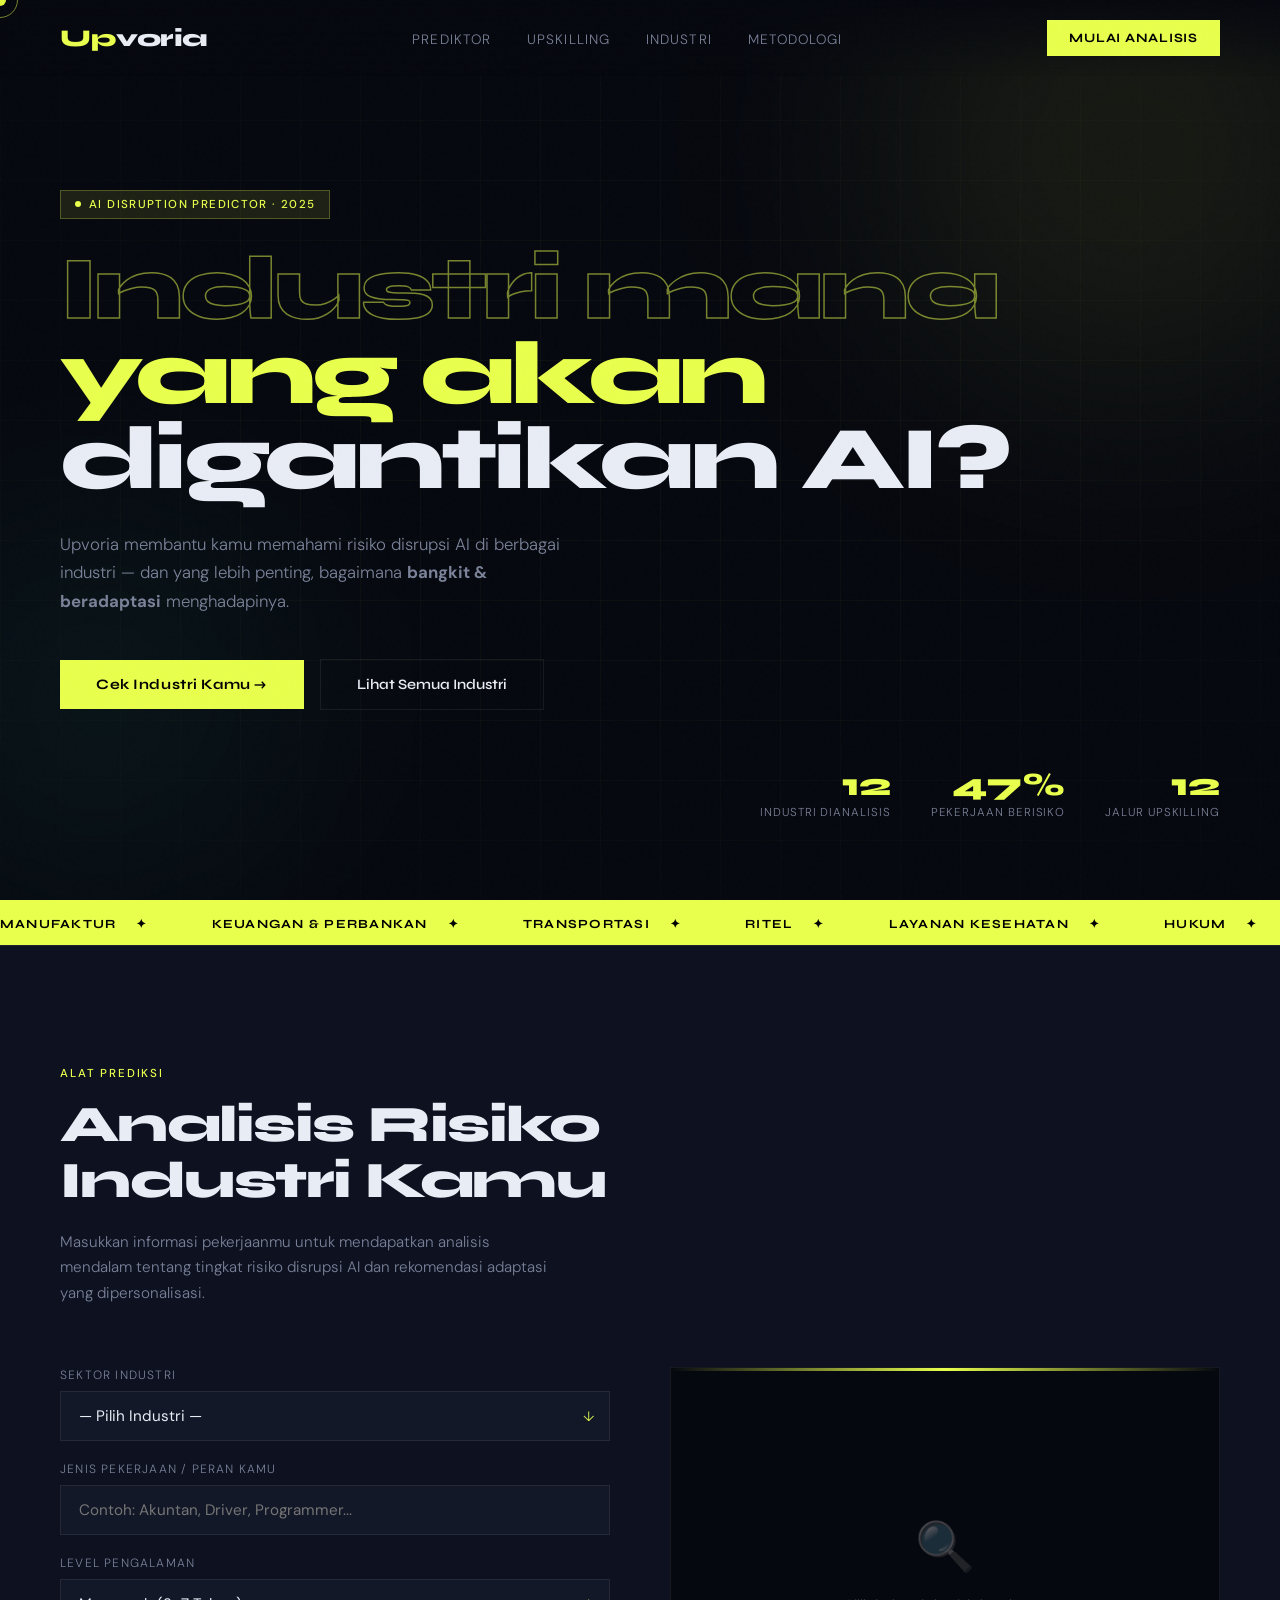
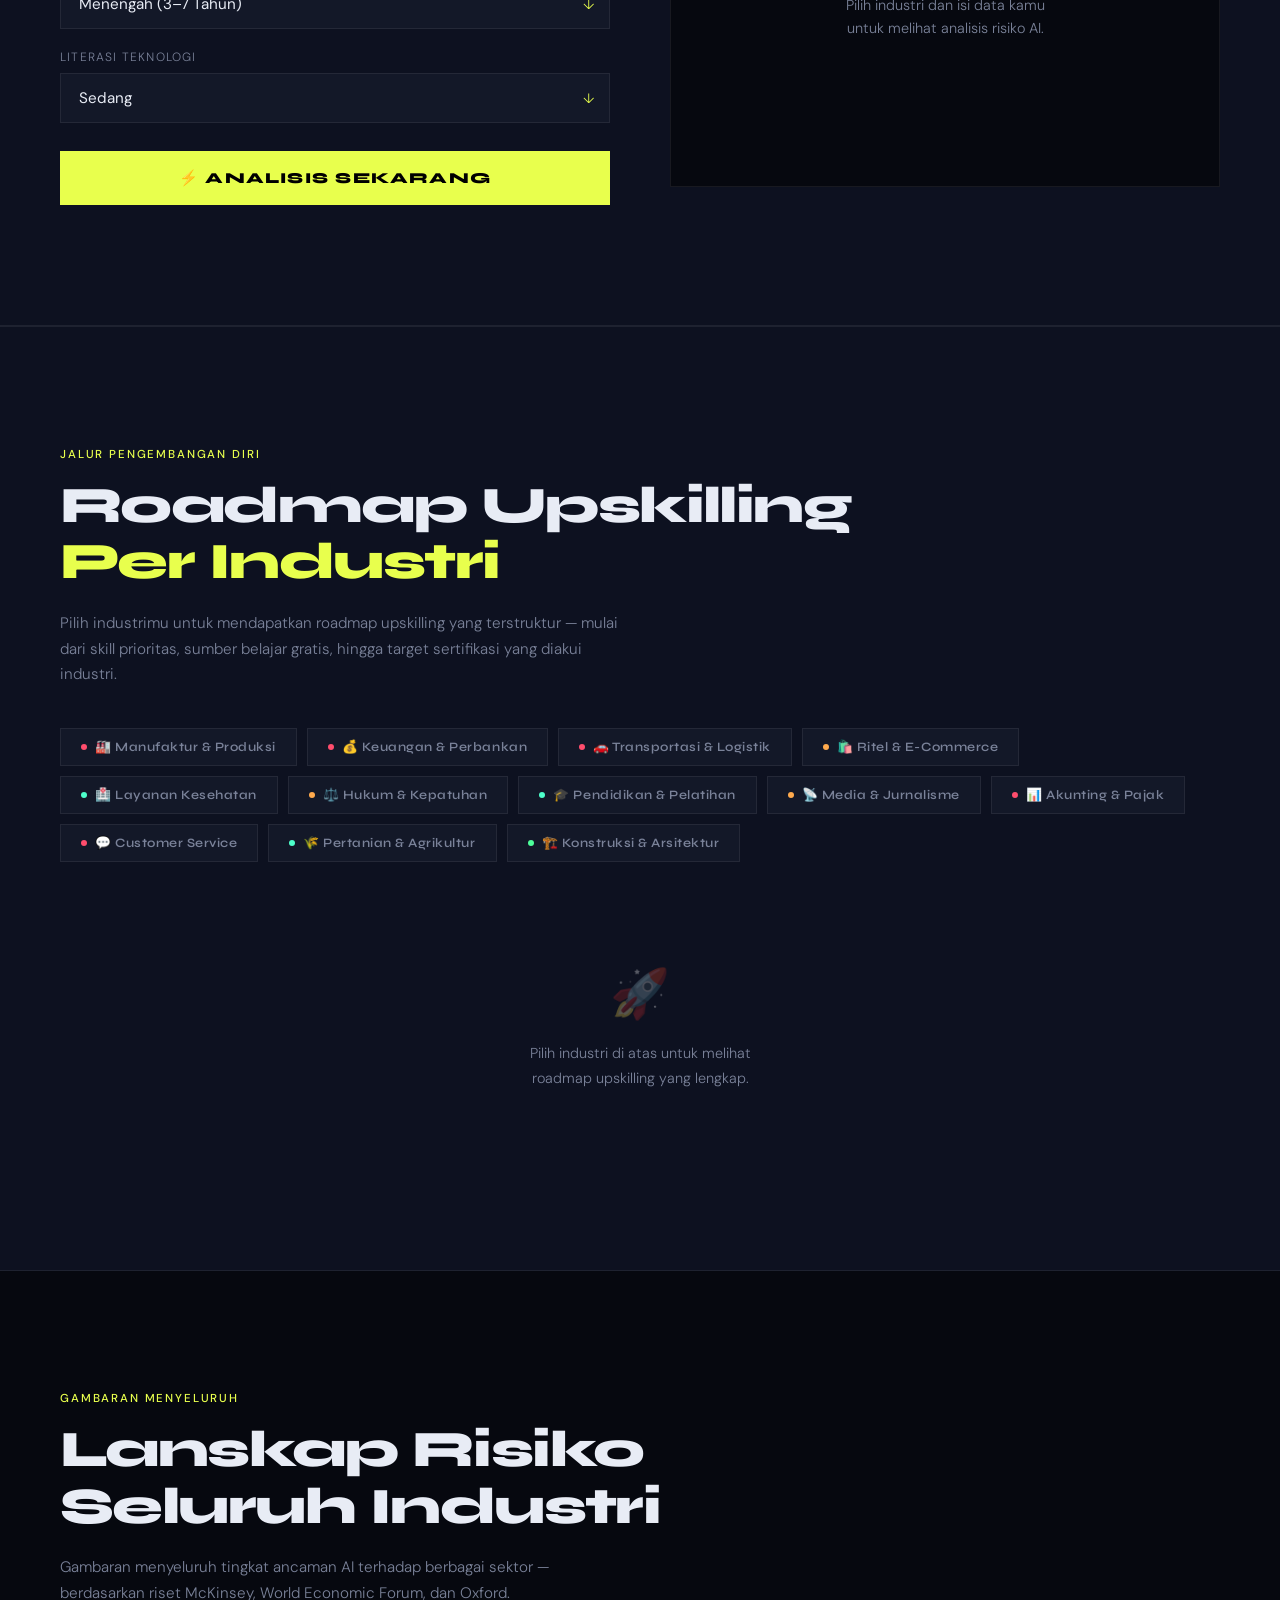
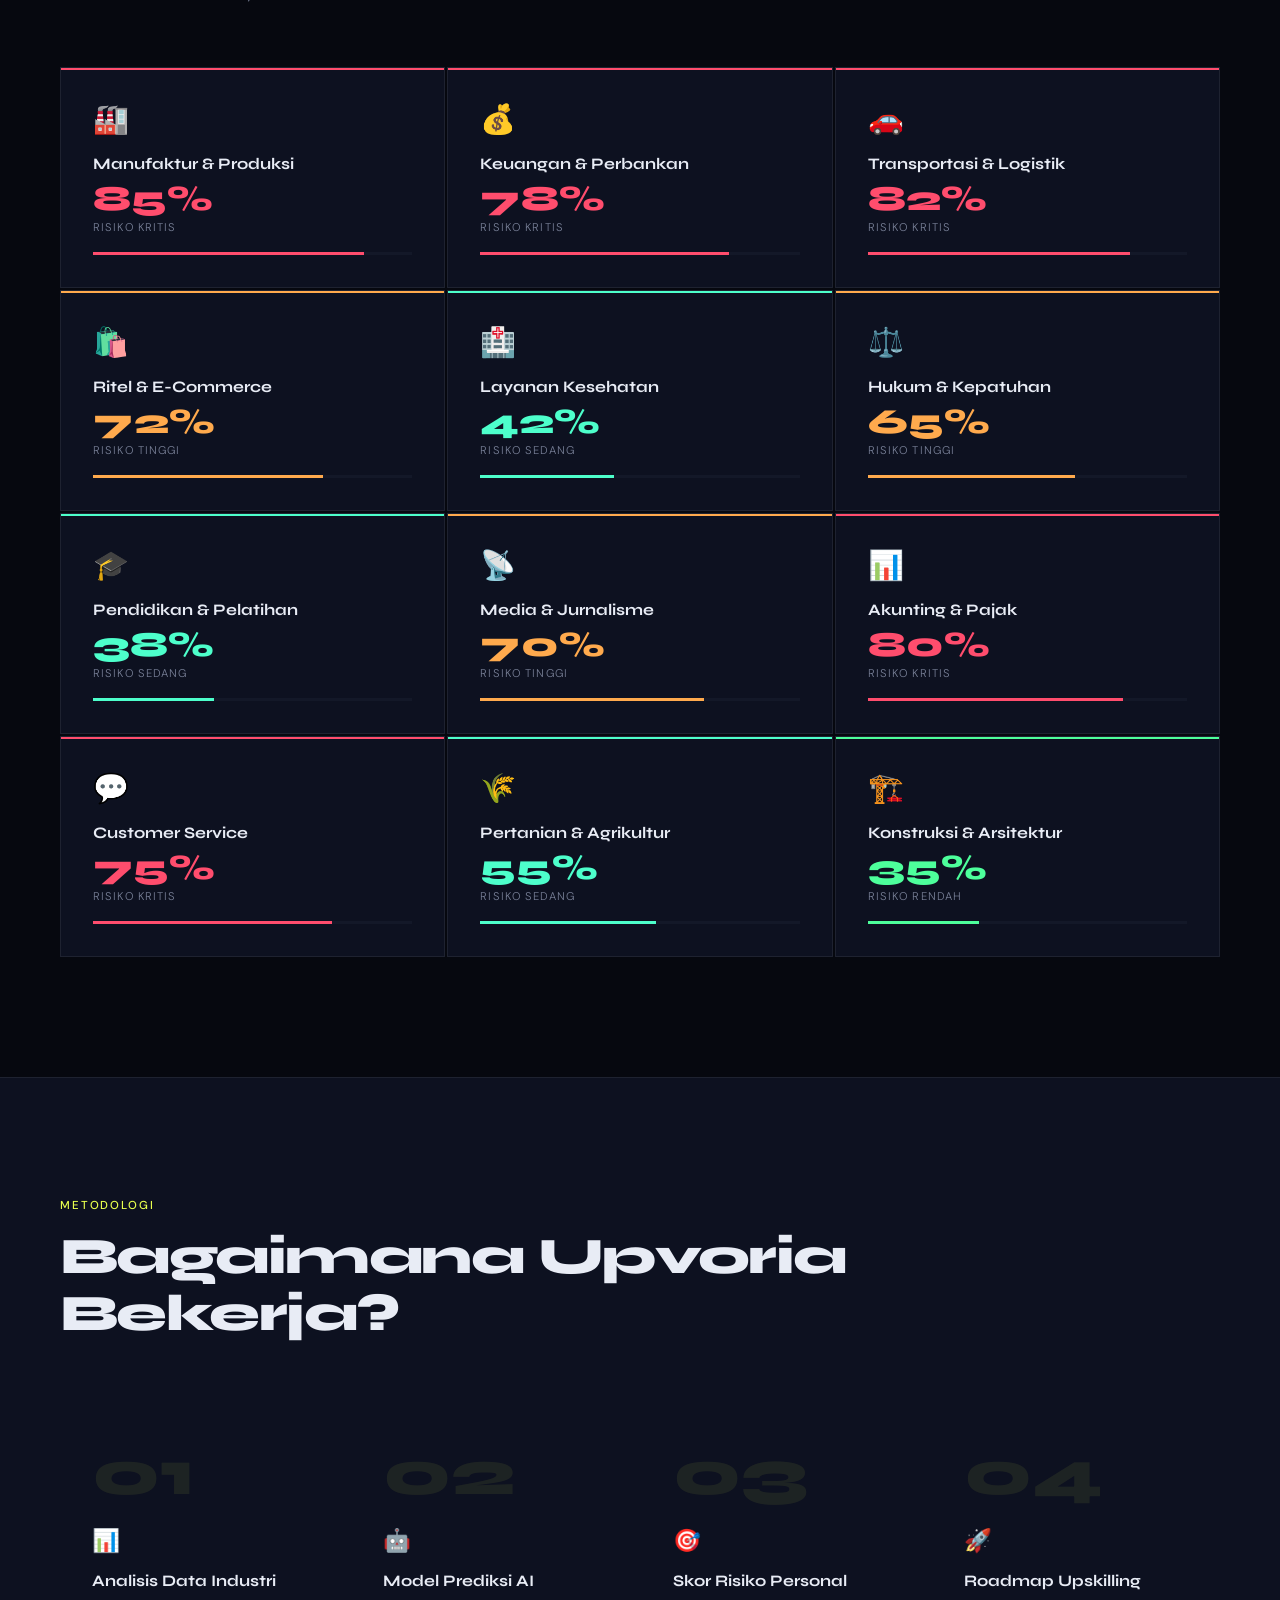
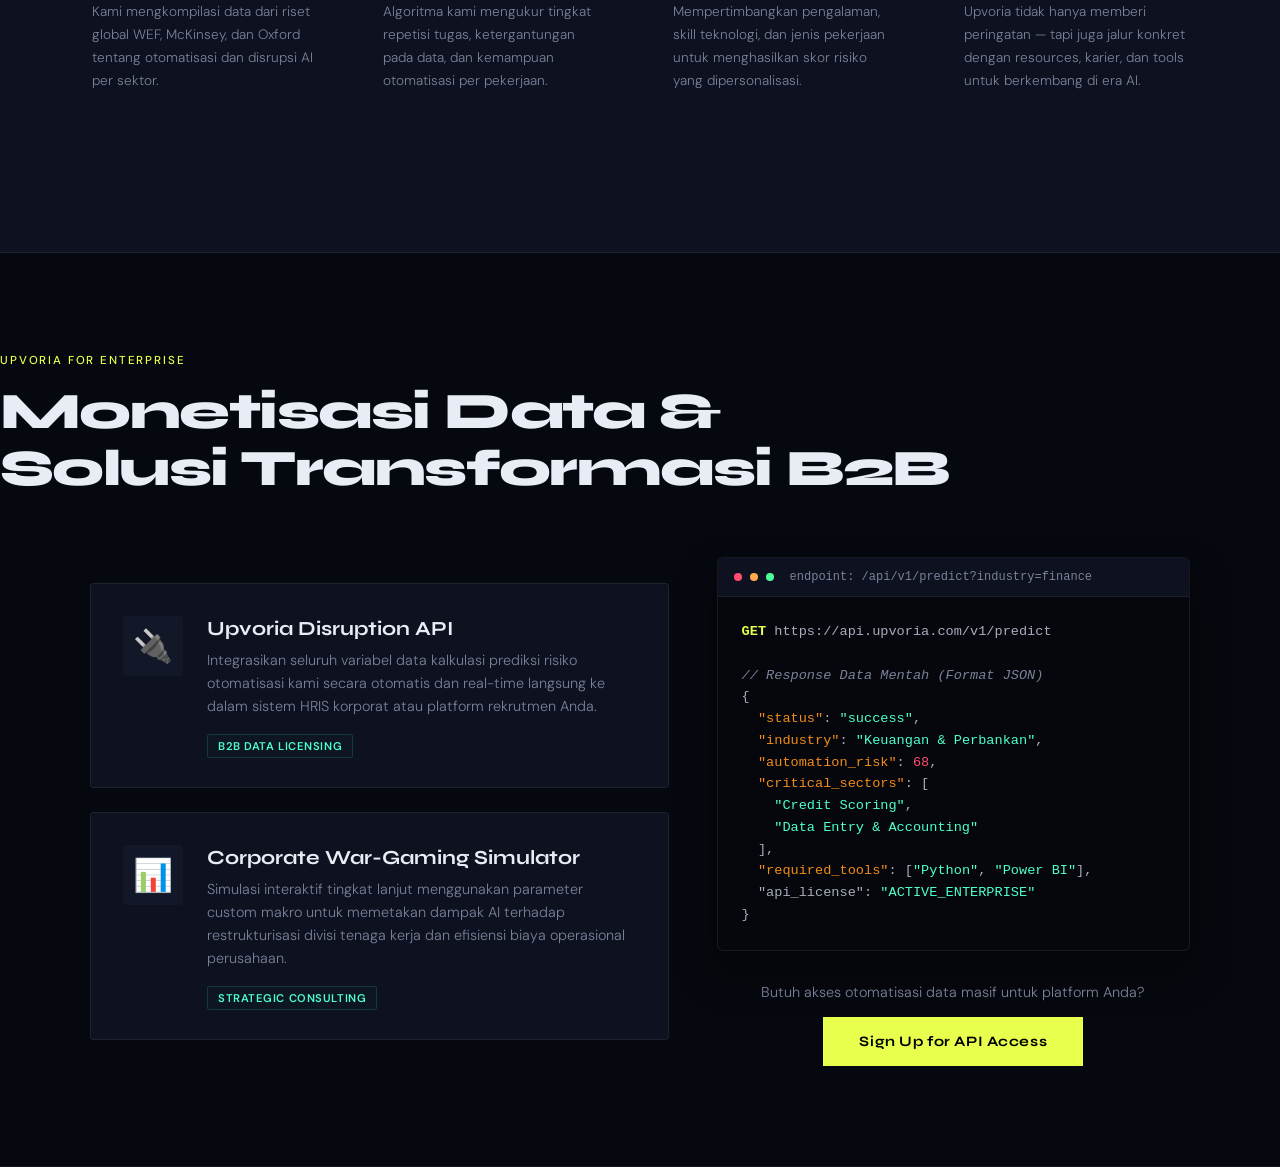
<file: index.html>
<!DOCTYPE html>
<html lang="id">
<head>
  <meta charset="UTF-8" />
  <meta name="viewport" content="width=device-width, initial-scale=1.0" />
  <title>Upvoria — Kebangkitan Menuju Nilai & Produktivitas</title>
  <link href="https://fonts.googleapis.com/css2?family=Syne:wght@400;600;700;800&family=DM+Sans:ital,wght@0,300;0,400;0,500;1,300&display=swap" rel="stylesheet" />
  <link rel="stylesheet" href="style.css" />
</head>
<body>

  <!-- CURSOR -->
  <div class="cursor" id="cursor"></div>
  <div class="cursor-ring" id="cursorRing"></div>

  <!-- NAV -->
  <nav>
    <div class="logo">Up<span>voria</span></div>
    <ul class="nav-links">
      <li><a href="#predictor">Prediktor</a></li>
      <li><a href="#upskilling">Upskilling</a></li>
      <li><a href="#industries">Industri</a></li>
      <li><a href="#cara-kerja">Metodologi</a></li>
    </ul>
    <button class="nav-cta" onclick="document.getElementById('predictor').scrollIntoView({behavior:'smooth'})">Mulai Analisis</button>
  </nav>

  <!-- HERO -->
  <section class="hero" id="hero">
    <div class="hero-grid"></div>
    <div class="hero-orb orb1"></div>
    <div class="hero-orb orb2"></div>

    <div class="hero-tag">AI Disruption Predictor · 2025</div>
    <h1 class="hero-title">
      <span class="outline">Industri mana</span>
      <span class="accent">yang akan</span>
      <span>digantikan AI?</span>
    </h1>
    <p class="hero-sub">Upvoria membantu kamu memahami risiko disrupsi AI di berbagai industri — dan yang lebih penting, bagaimana <strong>bangkit &amp; beradaptasi</strong> menghadapinya.</p>
    <div class="hero-actions">
      <button class="btn-primary" onclick="document.getElementById('predictor').scrollIntoView({behavior:'smooth'})">
        <span>Cek Industri Kamu →</span>
      </button>
      <button class="btn-ghost" onclick="document.getElementById('industries').scrollIntoView({behavior:'smooth'})">Lihat Semua Industri</button>
    </div>

    <div class="hero-stats">
      <div class="stat-item">
        <div class="stat-num" id="counter1">0</div>
        <div class="stat-label">Industri Dianalisis</div>
      </div>
      <div class="stat-item">
        <div class="stat-num" id="counter2">0%</div>
        <div class="stat-label">Pekerjaan Berisiko</div>
      </div>
      <div class="stat-item">
        <div class="stat-num" id="counter3">0</div>
        <div class="stat-label">Jalur Upskilling</div>
      </div>
    </div>
  </section>

  <!-- TICKER -->
  <div class="ticker">
    <div class="ticker-track" id="tickerTrack">
      <span class="ticker-item">Manufaktur</span>
      <span class="ticker-item">Keuangan & Perbankan</span>
      <span class="ticker-item">Transportasi</span>
      <span class="ticker-item">Ritel</span>
      <span class="ticker-item">Layanan Kesehatan</span>
      <span class="ticker-item">Hukum</span>
      <span class="ticker-item">Pendidikan</span>
      <span class="ticker-item">Media & Jurnalisme</span>
      <span class="ticker-item">Akunting</span>
      <span class="ticker-item">Customer Service</span>
      <span class="ticker-item">Pertanian</span>
      <span class="ticker-item">Konstruksi</span>
      <span class="ticker-item">Manufaktur</span>
      <span class="ticker-item">Keuangan & Perbankan</span>
      <span class="ticker-item">Transportasi</span>
      <span class="ticker-item">Ritel</span>
      <span class="ticker-item">Layanan Kesehatan</span>
      <span class="ticker-item">Hukum</span>
      <span class="ticker-item">Pendidikan</span>
      <span class="ticker-item">Media & Jurnalisme</span>
      <span class="ticker-item">Akunting</span>
      <span class="ticker-item">Customer Service</span>
      <span class="ticker-item">Pertanian</span>
      <span class="ticker-item">Konstruksi</span>
    </div>
  </div>

  <!-- PREDICTOR -->
  <section id="predictor">
    <p class="section-label reveal">Alat Prediksi</p>
    <h2 class="section-title reveal">Analisis Risiko<br>Industri Kamu</h2>
    <p class="reveal" style="color:var(--muted);max-width:500px;font-size:0.95rem;line-height:1.7;">Masukkan informasi pekerjaanmu untuk mendapatkan analisis mendalam tentang tingkat risiko disrupsi AI dan rekomendasi adaptasi yang dipersonalisasi.</p>

    <div class="predictor-layout">
      <div class="predictor-form-wrap reveal">
        <div class="input-group">
          <label>Sektor Industri</label>
          <div class="select-arrow">
            <select id="industrySelect">
              <option value="">— Pilih Industri —</option>
              <option value="manufaktur">Manufaktur & Produksi</option>
              <option value="keuangan">Keuangan & Perbankan</option>
              <option value="transportasi">Transportasi & Logistik</option>
              <option value="ritel">Ritel & E-Commerce</option>
              <option value="kesehatan">Layanan Kesehatan</option>
              <option value="hukum">Hukum & Kepatuhan</option>
              <option value="pendidikan">Pendidikan & Pelatihan</option>
              <option value="media">Media & Jurnalisme</option>
              <option value="akunting">Akunting & Pajak</option>
              <option value="customer_service">Customer Service</option>
              <option value="pertanian">Pertanian & Agrikultur</option>
              <option value="konstruksi">Konstruksi & Arsitektur</option>
            </select>
          </div>
        </div>
        <div class="input-group">
          <label>Jenis Pekerjaan / Peran Kamu</label>
          <input type="text" id="jobInput" placeholder="Contoh: Akuntan, Driver, Programmer..." />
        </div>
        <div class="input-group">
          <label>Level Pengalaman</label>
          <div class="select-arrow">
            <select id="expSelect">
              <option value="menengah">Menengah (3–7 Tahun)</option>
              <option value="pemula">Pemula (0–2 Tahun)</option>
              <option value="senior">Senior (8+ Tahun)</option>
            </select>
          </div>
        </div>
        <div class="input-group">
          <label>Literasi Teknologi</label>
          <div class="select-arrow">
            <select id="techSelect">
              <option value="sedang">Sedang</option>
              <option value="tinggi">Tinggi — Aktif pakai AI tools</option>
              <option value="rendah">Rendah — Belum familiar</option>
            </select>
          </div>
        </div>
        <button class="predict-btn" onclick="runPrediction()">⚡ Analisis Sekarang</button>
      </div>

      <!-- RESULT PANEL -->
      <div class="result-panel reveal reveal-delay-1">
        <div class="loading-overlay" id="loadingOverlay" style="display:none;">
          <div class="loading-spinner"></div>
        </div>
        <div class="result-empty" id="resultEmpty">
          <div class="result-empty-icon">🔍</div>
          <p>Pilih industri dan isi data kamu<br>untuk melihat analisis risiko AI.</p>
        </div>
        <div class="result-content" id="resultContent">
          <div class="risk-header">
            <div class="risk-industry" id="rIndustry"></div>
            <span class="risk-badge" id="rBadge"></span>
          </div>
          <div class="risk-meter">
            <div class="risk-meter-label">
              <span>Risiko Tergantikan AI</span>
              <strong id="rPct"></strong>
            </div>
            <div class="meter-track">
              <div class="meter-fill" id="rMeter"></div>
            </div>
          </div>
          <div class="risk-insights">
            <div class="insight-card">
              <div class="insight-card-label">Horizon Waktu</div>
              <div class="insight-card-val" id="rHorizon"></div>
            </div>
            <div class="insight-card">
              <div class="insight-card-label">Dampak</div>
              <div class="insight-card-val" id="rImpact"></div>
            </div>
            <div class="insight-card">
              <div class="insight-card-label">Urgensi</div>
              <div class="insight-card-val" id="rUrgency"></div>
            </div>
            <div class="insight-card">
              <div class="insight-card-label">Kemampuan Adaptasi</div>
              <div class="insight-card-val" id="rAdapt"></div>
            </div>
          </div>
          <p class="risk-desc" id="rDesc"></p>
          <div class="actions-header">
            <span>Langkah Adaptasi Prioritas</span>
            <button class="upskilling-btn" id="goUpskillingBtn" onclick="scrollToUpskilling()">
              Lihat Roadmap Upskilling Lengkap →
            </button>
          </div>
          <ul class="risk-actions-list" id="rActions"></ul>
        </div>
      </div>
    </div>
  </section>

  <!-- UPSKILLING SECTION -->
  <section id="upskilling">
    <p class="section-label reveal">Jalur Pengembangan Diri</p>
    <h2 class="section-title reveal">Roadmap Upskilling<br><span style="color:var(--accent)">Per Industri</span></h2>
    <p class="reveal" style="color:var(--muted);max-width:560px;font-size:0.95rem;line-height:1.7;margin-bottom:0;">
      Pilih industrimu untuk mendapatkan roadmap upskilling yang terstruktur — mulai dari skill prioritas, sumber belajar gratis, hingga target sertifikasi yang diakui industri.
    </p>

    <!-- Industry Pills -->
    <div class="upskilling-pills reveal" id="upskillingPills"></div>

    <!-- Upskilling Content -->
    <div class="upskilling-empty" id="upskillingEmpty">
      <div class="upskilling-empty-icon">🚀</div>
      <p>Pilih industri di atas untuk melihat<br>roadmap upskilling yang lengkap.</p>
    </div>

    <div class="upskilling-content" id="upskillingContent" style="display:none;">
      <!-- Header -->
      <div class="upskilling-header reveal">
        <div class="upskilling-title-wrap">
          <span class="upskilling-icon-big" id="uIcon"></span>
          <div>
            <h3 class="upskilling-industry-name" id="uName"></h3>
            <p class="upskilling-subtitle" id="uSubtitle"></p>
          </div>
        </div>
        <div class="upskilling-risk-pill" id="uRiskPill"></div>
      </div>

      <!-- Tabs -->
      <div class="upskilling-tabs">
        <button class="utab active" data-tab="roadmap" onclick="switchTab('roadmap', this)">📍 Roadmap Skill</button>
        <button class="utab" data-tab="resources" onclick="switchTab('resources', this)">📚 Sumber Belajar</button>
        <button class="utab" data-tab="careers" onclick="switchTab('careers', this)">💼 Karier Masa Depan</button>
        <button class="utab" data-tab="tools" onclick="switchTab('tools', this)">🛠️ Tools AI Relevan</button>
      </div>

      <!-- Tab: Roadmap -->
      <div class="utab-panel active" id="panel-roadmap">
        <div class="roadmap-timeline" id="roadmapTimeline"></div>
      </div>

      <!-- Tab: Resources -->
      <div class="utab-panel" id="panel-resources">
        <div class="resources-grid" id="resourcesGrid"></div>
      </div>

      <!-- Tab: Careers -->
      <div class="utab-panel" id="panel-careers">
        <div class="careers-grid" id="careersGrid"></div>
      </div>

      <!-- Tab: Tools -->
      <div class="utab-panel" id="panel-tools">
        <div class="tools-grid" id="toolsGrid"></div>
      </div>
    </div>
  </section>

  <!-- INDUSTRIES GRID -->
  <section id="industries">
    <p class="section-label reveal">Gambaran Menyeluruh</p>
    <h2 class="section-title reveal">Lanskap Risiko<br>Seluruh Industri</h2>
    <p class="reveal" style="color:var(--muted);max-width:500px;font-size:0.95rem;line-height:1.7;margin-bottom:0;">Gambaran menyeluruh tingkat ancaman AI terhadap berbagai sektor — berdasarkan riset McKinsey, World Economic Forum, dan Oxford.</p>

    <div class="industries-grid" id="industriesGrid"></div>
  </section>

  <!-- HOW IT WORKS -->
  <section id="cara-kerja">
    <p class="section-label reveal">Metodologi</p>
    <h2 class="section-title reveal">Bagaimana Upvoria<br>Bekerja?</h2>

    <div class="steps-grid">
      <div class="step-card reveal">
        <div class="step-num">01</div>
        <span class="step-icon">📊</span>
        <div class="step-title">Analisis Data Industri</div>
        <div class="step-desc">Kami mengkompilasi data dari riset global WEF, McKinsey, dan Oxford tentang otomatisasi dan disrupsi AI per sektor.</div>
      </div>
      <div class="step-card reveal reveal-delay-1">
        <div class="step-num">02</div>
        <span class="step-icon">🤖</span>
        <div class="step-title">Model Prediksi AI</div>
        <div class="step-desc">Algoritma kami mengukur tingkat repetisi tugas, ketergantungan pada data, dan kemampuan otomatisasi per pekerjaan.</div>
      </div>
      <div class="step-card reveal reveal-delay-2">
        <div class="step-num">03</div>
        <span class="step-icon">🎯</span>
        <div class="step-title">Skor Risiko Personal</div>
        <div class="step-desc">Mempertimbangkan pengalaman, skill teknologi, dan jenis pekerjaan untuk menghasilkan skor risiko yang dipersonalisasi.</div>
      </div>
      <div class="step-card reveal reveal-delay-3">
        <div class="step-num">04</div>
        <span class="step-icon">🚀</span>
        <div class="step-title">Roadmap Upskilling</div>
        <div class="step-desc">Upvoria tidak hanya memberi peringatan — tapi juga jalur konkret dengan resources, karier, dan tools untuk berkembang di era AI.</div>
      </div>
    </div>
  </section>
    
    <section id="monetization" style="padding: 100px 0; border-bottom: 1px solid var(--border);">
    <p class="section-label reveal">Upvoria for Enterprise</p>
    <h2 class="section-title reveal">Monetisasi Data &<br>Solusi Transformasi B2B</h2>
    
    <div class="b2b-layout">
      <div class="b2b-info reveal">
        <div class="b2b-card">
          <div class="b2b-icon">🔌</div>
          <div class="b2b-meta">
            <h3>Upvoria Disruption API</h3>
            <p>Integrasikan seluruh variabel data kalkulasi prediksi risiko otomatisasi kami secara otomatis dan real-time langsung ke dalam sistem HRIS korporat atau platform rekrutmen Anda.</p>
            <span class="b2b-tag">B2B Data Licensing</span>
          </div>
        </div>

        <div class="b2b-card">
          <div class="b2b-icon">📊</div>
          <div class="b2b-meta">
            <h3>Corporate War-Gaming Simulator</h3>
            <p>Simulasi interaktif tingkat lanjut menggunakan parameter custom makro untuk memetakan dampak AI terhadap restrukturisasi divisi tenaga kerja dan efisiensi biaya operasional perusahaan.</p>
            <span class="b2b-tag">Strategic Consulting</span>
          </div>
        </div>
      </div>

      <div class="b2b-visual reveal reveal-delay-2">
        <div class="code-window">
          <div class="code-header">
            <span class="dot"></span><span class="dot"></span><span class="dot"></span>
            <span class="code-title">endpoint: /api/v1/predict?industry=finance</span>
          </div>
          <pre class="code-body"><code><span class="c-key">GET</span> https://api.upvoria.com/v1/predict

<span class="c-comment">// Response Data Mentah (Format JSON)</span>
{
  <span class="c-attr">"status"</span>: <span class="c-string">"success"</span>,
  <span class="c-attr">"industry"</span>: <span class="c-string">"Keuangan & Perbankan"</span>,
  <span class="c-attr">"automation_risk"</span>: <span class="c-num">68</span>,
  <span class="c-attr">"critical_sectors"</span>: [
    <span class="c-string">"Credit Scoring"</span>, 
    <span class="c-string">"Data Entry & Accounting"</span>
  ],
  <span class="c-attr">"required_tools"</span>: [<span class="c-string">"Python"</span>, <span class="c-string">"Power BI"</span>],
  <span class="c-api">"api_license"</span>: <span class="c-string">"ACTIVE_ENTERPRISE"</span>
}</code></pre>
        </div>
        <div class="b2b-cta-box">
          <p>Butuh akses otomatisasi data masif untuk platform Anda?</p>
          <button class="btn-primary" id="openSignupBtn"><span>Sign Up for API Access</span></button>
        </div>
      </div>
    </div>
  </section>

  <div id="signupModal" class="modal-overlay">
    <div class="modal-content">
      <button class="modal-close" id="closeSignupBtn">&times;</button>
      <div class="modal-header">
        <h3>Create Enterprise Account</h3>
        <p>Mulai integrasikan Big Data Upvoria ke infrastruktur digital platform Anda.</p>
      </div>
      <form class="modal-form" onsubmit="event.preventDefault(); alert('Registrasi Prototipe Berhasil! Mengalihkan ke Dashboard Premium...'); window.location.href='dashboard.html';">
        <div class="form-group">
          <label>Nama Perusahaan / Organisasi</label>
          <input type="text" placeholder="PT. Inovasi Teknologi" required>
        </div>
        <div class="form-group">
          <label>Email Bisnis</label>
          <input type="email" placeholder="name@company.com" required>
        </div>
        <div class="form-group">
          <label>Pilih Kebutuhan Layanan</label>
          <select required>
            <option value="api">Upvoria Disruption API Access</option>
            <option value="simulator">Corporate War-Gaming Simulator</option>
            <option value="both">Keduanya (Full Enterprise Suite)</option>
          </select>
        </div>
        <button type="submit" class="btn-primary" style="width: 100%; margin-top: 12px;">
          <span>Request API Key →</span>
        </button>
      </form>
    </div>
  </div>

  <div id="signupModal" class="modal-overlay">
    <div class="modal-content">
      <button class="modal-close" id="closeSignupBtn">&times;</button>
      <div class="modal-header">
        <h3>Create Enterprise Account</h3>
        <p>Mulai integrasikan Big Data Upvoria ke infrastruktur digital platform Anda.</p>
      </div>
      <form class="modal-form" onsubmit="event.preventDefault(); alert('Registrasi Prototipe Berhasil!');">
        <div class="form-group">
          <label>Nama Perusahaan / Organisasi</label>
          <input type="text" placeholder="PT. Inovasi Teknologi" required>
        </div>
        <div class="form-group">
          <label>Email Bisnis</label>
          <input type="email" placeholder="name@company.com" required>
        </div>

    <div class="b2b-layout">
      <div class="b2b-info reveal">
        <div class="b2b-card">
          <div class="b2b-icon">🔌</div>
          <div class="b2b-meta">
            <h3>Upvoria Disruption API</h3>
            <p>Integrasikan seluruh variabel data kalkulasi prediksi risiko otomatisasi kami secara otomatis dan real-time langsung ke dalam sistem HRIS korporat atau platform rekrutmen Anda.</p>
            <span class="b2b-tag">B2B Data Licensing</span>
          </div>
        </div>

        <div class="b2b-card">
          <div class="b2b-icon">📊</div>
          <div class="b2b-meta">
            <h3>Corporate War-Gaming Simulator</h3>
            <p>Simulasi interaktif tingkat lanjut menggunakan parameter custom makro untuk memetakan dampak AI terhadap restrukturisasi divisi tenaga kerja dan efisiensi biaya operasional perusahaan.</p>
            <span class="b2b-tag">Strategic Consulting</span>
          </div>
        </div>
      </div>

      <div class="b2b-visual reveal reveal-delay-2">
        <div class="code-window">
          <div class="code-header">
            <span class="dot"></span><span class="dot"></span><span class="dot"></span>
            <span class="code-title">endpoint: /api/v1/predict?industry=finance</span>
          </div>
          <pre class="code-body"><code><span class="c-key">GET</span> https://api.upvoria.com/v1/predict

  <!-- CTA -->
  <section id="cta">
    <p class="section-label reveal">Bergabung Sekarang</p>
    <h2 class="cta-title reveal">Jangan Tunggu Sampai<br><em>Digantikan.</em></h2>
    <p class="cta-sub reveal">Upvoria hadir untuk membantu kamu beradaptasi, berkembang, dan memenangkan era baru — bukan melawannya.</p>
    <div class="reveal" style="display:flex;gap:16px;justify-content:center;flex-wrap:wrap;">
      <button class="btn-primary" onclick="document.getElementById('predictor').scrollIntoView({behavior:'smooth'})">
        <span>Mulai Analisis Gratis →</span>
      </button>
      <button class="btn-ghost" onclick="document.getElementById('upskilling').scrollIntoView({behavior:'smooth'})">Lihat Roadmap Upskilling</button>
    </div>
  </section>

  <!-- FOOTER -->
  <footer>
    <div class="footer-logo">Upvoria</div>
    <div class="footer-copy">© 2025 Upvoria · Prototype Design Thinking</div>
    <div class="footer-tagline">Kebangkitan Menuju Nilai & Produktivitas ✦</div>
  </footer>

  <script src="script.js"></script>
</body>
</html>
</file>
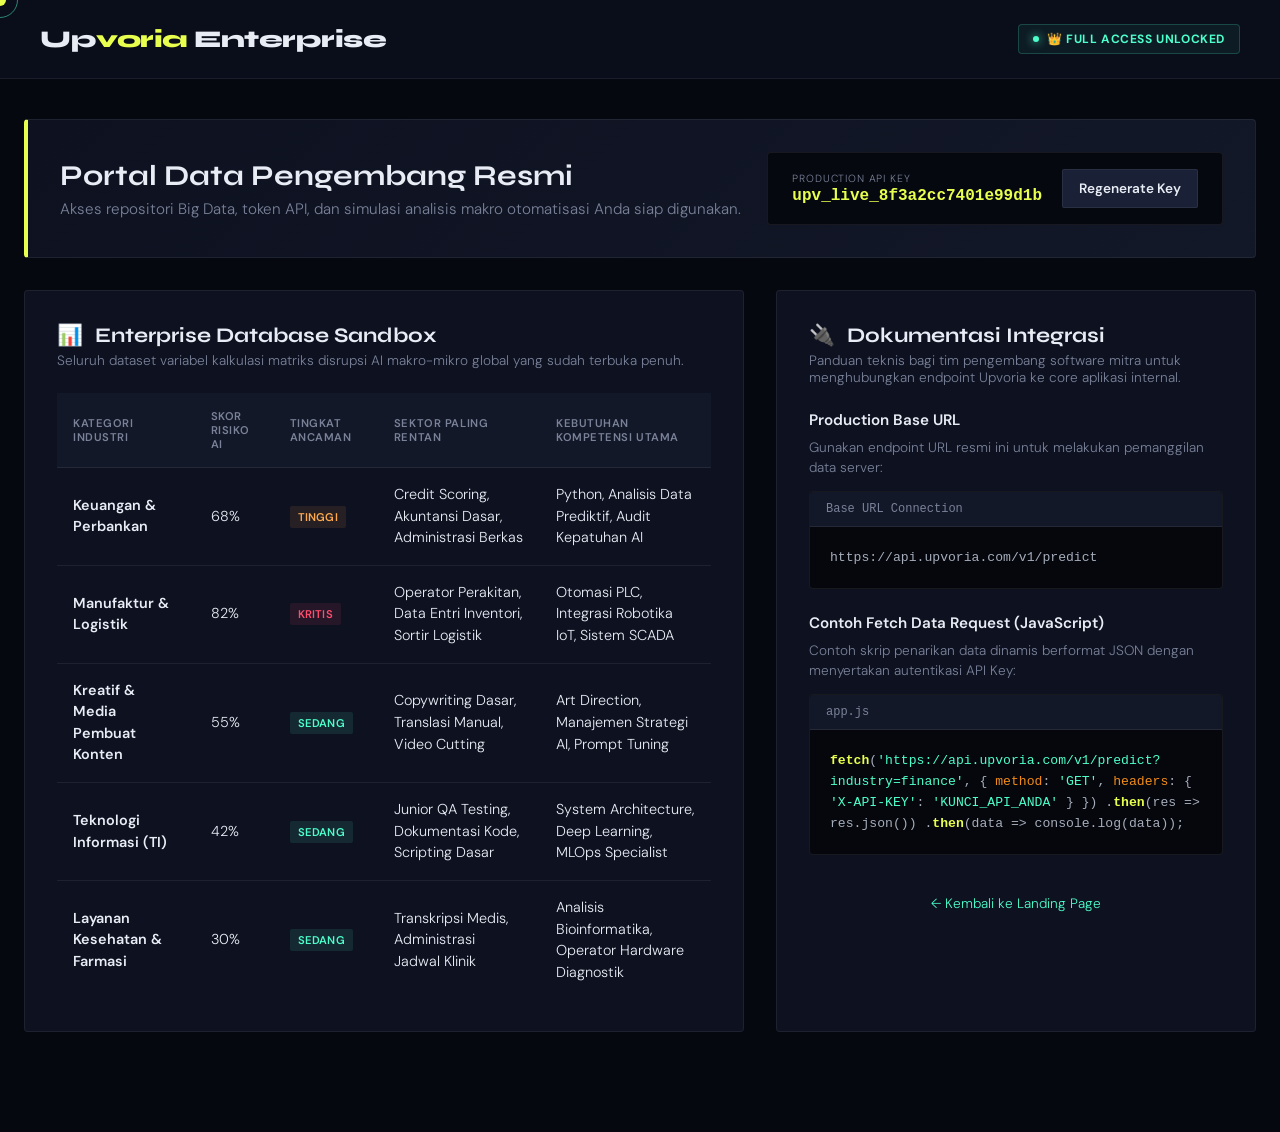
<file: dashboard.html>
<!DOCTYPE html>
<html lang="id">
<head>
  <meta charset="UTF-8" />
  <meta name="viewport" content="width=device-width, initial-scale=1.0" />
  <title>Upvoria Enterprise — Developer & Analytics Dashboard</title>
  <link href="https://fonts.googleapis.com/css2?family=Syne:wght@400;600;700;800&family=DM+Sans:ital,wght@0,300;0,400;0,500;0,700;1,300&display=swap" rel="stylesheet" />
  <style>
    /* ─── VARIABLES & ROOT STYLING (SENADA DENGAN UPVORIA) ─── */
    :root {
      --bg: #06080f;
      --surface: #0d1120;
      --surface2: #131828;
      --surface3: #1a2035;
      --accent: #e8ff4d;   /* Acid Yellow */
      --accent2: #4dffcb;  /* Mint Green */
      --danger: #ff4d6d;
      --warn: #ffaa4d;
      --safe: #4dff9b;
      --text: #e8ecf5;
      --muted: #7a8299;
      --border: rgba(255,255,255,0.07);
    }

    * { 
      margin: 0; 
      padding: 0; 
      box-sizing: border-box; 
    }
    
    html { 
      scroll-behavior: smooth; 
    }

    body {
      background: var(--bg);
      color: var(--text);
      font-family: 'DM Sans', sans-serif;
      font-weight: 300;
      overflow-x: hidden;
      padding-bottom: 60px;
    }

    /* ─── CUSTOM CURSOR NEON ─── */
    .cursor {
      width: 12px; height: 12px;
      background: var(--accent);
      border-radius: 50%;
      position: fixed;
      pointer-events: none;
      z-index: 10000;
      transform: translate(-50%, -50%);
      transition: transform 0.1s ease;
    }
    .cursor-ring {
      width: 36px; height: 36px;
      border: 1px solid var(--accent2);
      border-radius: 50%;
      position: fixed;
      pointer-events: none;
      z-index: 9999;
      transform: translate(-50%, -50%);
      opacity: 0.5;
    }

    /* CURSOR AKTIF DI LAYAR BESAR */
    @media (min-width: 901px) {
      body { cursor: none; }
    }

    /* ─── NAVIGATION ─── */
    nav {
      display: flex;
      justify-content: space-between;
      align-items: center;
      padding: 24px 40px;
      background: rgba(13, 17, 32, 0.7);
      backdrop-filter: blur(12px);
      border-bottom: 1px solid var(--border);
      position: sticky;
      top: 0;
      z-index: 100;
    }

    .logo {
      font-family: 'Syne', sans-serif;
      font-size: 1.5rem;
      font-weight: 800;
      letter-spacing: -0.02em;
    }
    .logo span { color: var(--accent); }

    .nav-badge {
      display: flex;
      align-items: center;
      gap: 8px;
      background: rgba(77, 255, 203, 0.06);
      border: 1px solid rgba(77, 255, 203, 0.2);
      padding: 6px 14px;
      border-radius: 4px;
      font-size: 0.75rem;
      font-weight: 700;
      color: var(--accent2);
      letter-spacing: 0.05em;
      text-transform: uppercase;
    }

    .pulse-dot {
      width: 6px; height: 6px;
      background: var(--accent2);
      border-radius: 50%;
      box-shadow: 0 0 10px var(--accent2);
      animation: pulse 2s infinite;
    }

    @keyframes pulse {
      0% { transform: scale(0.9); opacity: 0.6; }
      50% { transform: scale(1.2); opacity: 1; box-shadow: 0 0 14px var(--accent2); }
      100% { transform: scale(0.9); opacity: 0.6; }
    }

    /* ─── CONTAINER LAYOUT ─── */
    .dashboard-layout {
      max-width: 1300px;
      margin: 40px auto;
      padding: 0 24px;
      display: grid;
      grid-template-columns: 1fr;
      gap: 32px;
    }

    /* ─── BANNER CARD (UNLOCKED FEEDBACK) ─── */
    .unlocked-banner {
      background: linear-gradient(135deg, var(--surface), var(--surface2));
      border: 1px solid var(--border);
      border-left: 4px solid var(--accent);
      border-radius: 4px;
      padding: 32px;
      display: flex;
      justify-content: space-between;
      align-items: center;
      flex-wrap: wrap;
      gap: 24px;
    }

    .banner-text h1 {
      font-family: 'Syne', sans-serif;
      font-size: 1.8rem;
      font-weight: 700;
      margin-bottom: 6px;
    }
    .banner-text p {
      color: var(--muted);
      font-size: 0.95rem;
    }

    /* API KEY GENERATOR BOX */
    .api-generator-box {
      background: var(--bg);
      border: 1px solid var(--border);
      padding: 16px 24px;
      border-radius: 4px;
      display: flex;
      align-items: center;
      gap: 20px;
    }

    .key-meta span {
      font-size: 0.65rem;
      text-transform: uppercase;
      letter-spacing: 0.08em;
      color: var(--muted);
      display: block;
      margin-bottom: 2px;
    }
    .key-value {
      font-family: monospace;
      font-size: 1rem;
      color: var(--accent);
      font-weight: 600;
    }

    .btn-refresh {
      background: var(--surface3);
      border: 1px solid var(--border);
      color: var(--text);
      padding: 10px 16px;
      font-size: 0.85rem;
      font-weight: 600;
      font-family: 'DM Sans', sans-serif;
      border-radius: 2px;
      cursor: none;
      transition: all 0.3s;
    }
    .btn-refresh:hover {
      background: var(--accent);
      color: var(--bg);
      border-color: var(--accent);
    }

    /* ─── GRID PANEL DATA UTAMA ─── */
    .main-grid {
      display: grid;
      grid-template-columns: 1.2fr 0.8fr;
      gap: 32px;
    }

    @media (max-width: 992px) {
      .main-grid { grid-template-columns: 1fr; }
    }

    .panel {
      background: var(--surface);
      border: 1px solid var(--border);
      border-radius: 4px;
      padding: 32px;
    }

    .panel-header {
      margin-bottom: 24px;
    }
    .panel-header h2 {
      font-family: 'Syne', sans-serif;
      font-size: 1.3rem;
      font-weight: 700;
      display: flex;
      align-items: center;
      gap: 12px;
    }
    .panel-header p {
      font-size: 0.85rem;
      color: var(--muted);
      margin-top: 4px;
    }

    /* UNLOCKED DATA TABLE */
    .table-responsive {
      overflow-x: auto;
    }
    table {
      width: 100%;
      border-collapse: collapse;
      text-align: left;
      font-size: 0.9rem;
    }
    th {
      background: var(--surface2);
      color: var(--muted);
      font-weight: 600;
      text-transform: uppercase;
      font-size: 0.7rem;
      letter-spacing: 0.05em;
      padding: 16px;
      border-bottom: 1px solid var(--border);
    }
    td {
      padding: 16px;
      border-bottom: 1px solid var(--border);
      line-height: 1.5;
    }
    tr:last-child td { border-bottom: none; }
    tr:hover td { background: rgba(255,255,255,0.01); }

    /* STATUS RISK BADGES */
    .badge {
      font-size: 0.7rem;
      font-weight: 600;
      text-transform: uppercase;
      padding: 4px 8px;
      border-radius: 2px;
      letter-spacing: 0.02em;
    }
    .badge.kritis { background: rgba(255, 77, 109, 0.1); color: var(--danger); }
    .badge.tinggi { background: rgba(255, 170, 77, 0.1); color: var(--warn); }
    .badge.sedang { background: rgba(77, 255, 203, 0.1); color: var(--accent2); }

    /* INTEGRATION DOCUMENTATION BOX */
    .doc-block {
      margin-bottom: 24px;
    }
    .doc-block h3 {
      font-size: 0.95rem;
      font-weight: 600;
      margin-bottom: 8px;
    }
    .doc-block p {
      font-size: 0.85rem;
      color: var(--muted);
      line-height: 1.5;
      margin-bottom: 12px;
    }

    .code-editor {
      background: #05070d;
      border: 1px solid var(--border);
      border-radius: 4px;
      overflow: hidden;
    }
    .code-topbar {
      background: var(--surface2);
      padding: 10px 16px;
      font-size: 0.75rem;
      font-family: monospace;
      color: var(--muted);
      border-bottom: 1px solid var(--border);
    }
    .code-view {
      padding: 20px;
      font-family: monospace;
      font-size: 0.82rem;
      line-height: 1.6;
      color: #a6adbb;
      overflow-x: auto;
    }

    /* SYNTAX CODES HIGHLIGHT */
    .c-comment { color: var(--muted); font-style: italic; }
    .c-key { color: var(--accent); font-weight: bold; }
    .c-attr { color: #f28c18; }
    .c-string { color: var(--accent2); }

    .btn-back-landing {
      display: inline-block;
      margin-top: 16px;
      font-size: 0.85rem;
      color: var(--accent2);
      text-decoration: none;
      cursor: none;
      transition: opacity 0.3s;
    }
    .btn-back-landing:hover {
      opacity: 0.8;
    }
  </style>
</head>
<body>

  <div class="cursor" id="cursor"></div>
  <div class="cursor-ring" id="cursorRing"></div>

  <nav>
    <div class="logo">Up<span>voria</span> Enterprise</div>
    <div class="nav-badge">
      <div class="pulse-dot"></div>
      👑 Full Access Unlocked
    </div>
  </nav>

  <div class="dashboard-layout">
    
    <div class="unlocked-banner">
      <div class="banner-text">
        <h1>Portal Data Pengembang Resmi</h1>
        <p>Akses repositori Big Data, token API, dan simulasi analisis makro otomatisasi Anda siap digunakan.</p>
      </div>
      <div class="api-generator-box">
        <div class="key-meta">
          <span>Production API Key</span>
          <div class="key-value" id="apiKeyText">upv_live_8f3a2cc7401e99d1b</div>
        </div>
        <button class="btn-refresh" id="btnRegen">Regenerate Key</button>
      </div>
    </div>

    <div class="main-grid">
      
      <div class="panel">
        <div class="panel-header">
          <h2><span>📊</span> Enterprise Database Sandbox</h2>
          <p>Seluruh dataset variabel kalkulasi matriks disrupsi AI makro-mikro global yang sudah terbuka penuh.</p>
        </div>
        
        <div class="table-responsive">
          <table>
            <thead>
              <tr>
                <th>Kategori Industri</th>
                <th>Skor Risiko AI</th>
                <th>Tingkat Ancaman</th>
                <th>Sektor Paling Rentan</th>
                <th>Kebutuhan Kompetensi Utama</th>
              </tr>
            </thead>
            <tbody>
              <tr>
                <td style="font-weight: 600;">Keuangan & Perbankan</td>
                <td>68%</td>
                <td><span class="badge tinggi">Tinggi</span></td>
                <td>Credit Scoring, Akuntansi Dasar, Administrasi Berkas</td>
                <td>Python, Analisis Data Prediktif, Audit Kepatuhan AI</td>
              </tr>
              <tr>
                <td style="font-weight: 600;">Manufaktur & Logistik</td>
                <td>82%</td>
                <td><span class="badge kritis">Kritis</span></td>
                <td>Operator Perakitan, Data Entri Inventori, Sortir Logistik</td>
                <td>Otomasi PLC, Integrasi Robotika IoT, Sistem SCADA</td>
              </tr>
              <tr>
                <td style="font-weight: 600;">Kreatif & Media Pembuat Konten</td>
                <td>55%</td>
                <td><span class="badge sedang">Sedang</span></td>
                <td>Copywriting Dasar, Translasi Manual, Video Cutting</td>
                <td>Art Direction, Manajemen Strategi AI, Prompt Tuning</td>
              </tr>
              <tr>
                <td style="font-weight: 600;">Teknologi Informasi (TI)</td>
                <td>42%</td>
                <td><span class="badge sedang">Sedang</span></td>
                <td>Junior QA Testing, Dokumentasi Kode, Scripting Dasar</td>
                <td>System Architecture, Deep Learning, MLOps Specialist</td>
              </tr>
              <tr>
                <td style="font-weight: 600;">Layanan Kesehatan & Farmasi</td>
                <td>30%</td>
                <td><span class="badge sedang">Sedang</span></td>
                <td>Transkripsi Medis, Administrasi Jadwal Klinik</td>
                <td>Analisis Bioinformatika, Operator Hardware Diagnostik</td>
              </tr>
            </tbody>
          </table>
        </div>
      </div>

      <div class="panel">
        <div class="panel-header">
          <h2><span>🔌</span> Dokumentasi Integrasi</h2>
          <p>Panduan teknis bagi tim pengembang software mitra untuk menghubungkan endpoint Upvoria ke core aplikasi internal.</p>
        </div>

        <div class="doc-block">
          <h3>Production Base URL</h3>
          <p>Gunakan endpoint URL resmi ini untuk melakukan pemanggilan data server:</p>
          <div class="code-editor">
            <div class="code-topbar">Base URL Connection</div>
            <div class="code-view">https://api.upvoria.com/v1/predict</div>
          </div>
        </div>

        <div class="doc-block">
          <h3>Contoh Fetch Data Request (JavaScript)</h3>
          <p>Contoh skrip penarikan data dinamis berformat JSON dengan menyertakan autentikasi API Key:</p>
          <div class="code-editor">
            <div class="code-topbar">app.js</div>
            <div class="code-view"><span class="c-key">fetch</span>(<span class="c-string">'https://api.upvoria.com/v1/predict?industry=finance'</span>, {
  <span class="c-attr">method</span>: <span class="c-string">'GET'</span>,
  <span class="c-attr">headers</span>: {
    <span class="c-string">'X-API-KEY'</span>: <span class="c-string">'KUNCI_API_ANDA'</span>
  }
})
.<span class="c-key">then</span>(res => res.json())
.<span class="c-key">then</span>(data => console.log(data));</div>
          </div>
        </div>

        <div style="text-align: center;">
          <a href="index.html" class="btn-back-landing">← Kembali ke Landing Page</a>
        </div>
      </div>

    </div>
  </div>

  <script>
    // 1. LOGIKA ANIMASI SEGAR CUSTOM CURSOR UPVORIA
    const cursor = document.getElementById('cursor');
    const ring = document.getElementById('cursorRing');
    let mx = 0, my = 0, rx = 0, ry = 0;

    document.addEventListener('mousemove', e => { 
      mx = e.clientX; 
      my = e.clientY; 
    });

    function animateCursor() {
      cursor.style.left = mx + 'px'; 
      cursor.style.top = my + 'px';
      rx += (mx - rx) * 0.12; 
      ry += (my - ry) * 0.12;
      ring.style.left = rx + 'px'; 
      ring.style.top = ry + 'px';
      requestAnimationFrame(animateCursor);
    }
    animateCursor();

    // Efek Hover pada elemen interaktif agar kursor bulatnya merespon membesar
    function refreshDashboardCursor() {
      document.querySelectorAll('button, a, .btn-refresh').forEach(el => {
        el.addEventListener('mouseenter', () => { 
          cursor.style.transform = 'translate(-50%,-50%) scale(2.5)'; 
          ring.style.opacity = '0'; 
        });
        el.addEventListener('mouseleave', () => { 
          cursor.style.transform = 'translate(-50%,-50%) scale(1)'; 
          ring.style.opacity = '0.5'; 
        });
      });
    }
    refreshDashboardCursor();

    // 2. LOGIKA GENERATOR SIMULASI TOKEN API KEY
    document.getElementById('btnRegen').addEventListener('click', () => {
      const chars = '0123456789abcdef';
      let randomHex = '';
      for (let i = 0; i < 16; i++) {
        randomHex += chars[Math.floor(Math.random() * 16)];
      }
      document.getElementById('apiKeyText').innerText = 'upv_live_' + randomHex;
      alert('Kunci Produksi API Baru Berhasil Di-Regenerate!');
    });
  </script>
</body>
</html>
</file>
<file: style.css>
/* ===================================
   UPVORIA — style.css
   =================================== */

:root {
  --bg: #06080f;
  --surface: #0d1120;
  --surface2: #131828;
  --surface3: #1a2035;
  --accent: #e8ff4d;
  --accent2: #4dffcb;
  --danger: #ff4d6d;
  --warn: #ffaa4d;
  --safe: #4dff9b;
  --text: #e8ecf5;
  --muted: #7a8299;
  --border: rgba(255,255,255,0.07);
  --glow: rgba(232, 255, 77, 0.15);
}

* { margin: 0; padding: 0; box-sizing: border-box; }
html { scroll-behavior: smooth; }

body {
  background: var(--bg);
  color: var(--text);
  font-family: 'DM Sans', sans-serif;
  font-weight: 300;
  overflow-x: hidden;
  cursor: none;
}

/* ─── CURSOR ─── */
.cursor {
  width: 12px; height: 12px;
  background: var(--accent);
  border-radius: 50%;
  position: fixed;
  pointer-events: none;
  z-index: 9999;
  transform: translate(-50%, -50%);
  transition: transform 0.1s, width 0.2s, height 0.2s;
  mix-blend-mode: difference;
}
.cursor-ring {
  width: 36px; height: 36px;
  border: 1.5px solid var(--accent);
  border-radius: 50%;
  position: fixed;
  pointer-events: none;
  z-index: 9998;
  transform: translate(-50%, -50%);
  transition: transform 0.12s ease, width 0.3s, height 0.3s, opacity 0.3s;
  opacity: 0.5;
}

/* ─── NOISE OVERLAY ─── */
body::before {
  content: '';
  position: fixed; inset: 0;
  background-image: url("data:image/svg+xml,%3Csvg viewBox='0 0 256 256' xmlns='http://www.w3.org/2000/svg'%3E%3Cfilter id='noise'%3E%3CfeTurbulence type='fractalNoise' baseFrequency='0.9' numOctaves='4' stitchTiles='stitch'/%3E%3C/filter%3E%3Crect width='100%25' height='100%25' filter='url(%23noise)' opacity='0.04'/%3E%3C/svg%3E");
  pointer-events: none;
  z-index: 9997;
  opacity: 0.4;
}

/* ─── NAV ─── */
nav {
  position: fixed; top: 0; left: 0; right: 0;
  z-index: 100;
  padding: 20px 60px;
  display: flex; align-items: center; justify-content: space-between;
  background: linear-gradient(to bottom, rgba(6,8,15,0.95) 0%, transparent 100%);
  backdrop-filter: blur(4px);
}
.logo {
  font-family: 'Syne', sans-serif;
  font-weight: 800;
  font-size: 1.5rem;
  letter-spacing: -0.02em;
  color: var(--accent);
}
.logo span { color: var(--text); }
.nav-links { display: flex; gap: 36px; list-style: none; }
.nav-links a {
  color: var(--muted);
  text-decoration: none;
  font-size: 0.85rem;
  letter-spacing: 0.08em;
  text-transform: uppercase;
  transition: color 0.2s;
}
.nav-links a:hover { color: var(--accent); }
.nav-cta {
  background: var(--accent);
  color: #000;
  border: none;
  padding: 10px 22px;
  font-family: 'Syne', sans-serif;
  font-weight: 700;
  font-size: 0.8rem;
  letter-spacing: 0.06em;
  text-transform: uppercase;
  cursor: none;
  transition: background 0.2s, transform 0.15s;
}
.nav-cta:hover { background: #fff; transform: translateY(-1px); }

/* ─── HERO ─── */
.hero {
  min-height: 100vh;
  display: flex; flex-direction: column;
  justify-content: center;
  padding: 0 60px;
  position: relative;
  overflow: hidden;
}
.hero-grid {
  position: absolute; inset: 0;
  background-image:
    linear-gradient(rgba(232,255,77,0.03) 1px, transparent 1px),
    linear-gradient(90deg, rgba(232,255,77,0.03) 1px, transparent 1px);
  background-size: 60px 60px;
  mask-image: radial-gradient(ellipse 80% 80% at 50% 50%, black 30%, transparent 100%);
}
.hero-orb {
  position: absolute;
  border-radius: 50%;
  filter: blur(120px);
  pointer-events: none;
  animation: drift 8s ease-in-out infinite alternate;
}
.orb1 { width: 500px; height: 500px; background: rgba(232,255,77,0.08); top: -100px; right: -100px; }
.orb2 { width: 400px; height: 400px; background: rgba(77,255,203,0.06); bottom: 0; left: -100px; animation-delay: -4s; }
@keyframes drift {
  from { transform: translate(0,0) scale(1); }
  to { transform: translate(30px, 20px) scale(1.05); }
}

.hero-tag {
  display: inline-flex; align-items: center; gap: 8px;
  background: rgba(232,255,77,0.1);
  border: 1px solid rgba(232,255,77,0.25);
  color: var(--accent);
  padding: 6px 14px;
  font-size: 0.72rem;
  letter-spacing: 0.12em;
  text-transform: uppercase;
  font-weight: 500;
  width: fit-content;
  margin-bottom: 28px;
  animation: fadeUp 0.8s ease forwards;
}
.hero-tag::before {
  content: '';
  width: 6px; height: 6px;
  background: var(--accent);
  border-radius: 50%;
  animation: pulse 2s infinite;
}
@keyframes pulse { 0%,100%{opacity:1;} 50%{opacity:0.3;} }

.hero-title {
  font-family: 'Syne', sans-serif;
  font-weight: 800;
  font-size: clamp(3rem, 7vw, 6.5rem);
  line-height: 0.95;
  letter-spacing: -0.04em;
  margin-bottom: 28px;
  animation: fadeUp 0.8s 0.15s ease both;
}
.hero-title .accent { color: var(--accent); display: block; }
.hero-title .outline {
  -webkit-text-stroke: 1.5px rgba(232,255,77,0.5);
  color: transparent;
}

.hero-sub {
  max-width: 520px;
  color: var(--muted);
  font-size: 1.05rem;
  line-height: 1.7;
  margin-bottom: 44px;
  animation: fadeUp 0.8s 0.3s ease both;
}

.hero-actions {
  display: flex; gap: 16px; align-items: center;
  animation: fadeUp 0.8s 0.45s ease both;
}

.btn-primary {
  background: var(--accent);
  color: #000;
  border: none;
  padding: 16px 36px;
  font-family: 'Syne', sans-serif;
  font-weight: 700;
  font-size: 0.9rem;
  letter-spacing: 0.04em;
  cursor: none;
  transition: all 0.2s;
  position: relative;
  overflow: hidden;
}
.btn-primary::after {
  content: '';
  position: absolute; inset: 0;
  background: #fff;
  transform: translateX(-101%);
  transition: transform 0.3s;
}
.btn-primary:hover::after { transform: translateX(0); }
.btn-primary:hover span { color: #000; }
.btn-primary span { position: relative; z-index: 1; }

.btn-ghost {
  background: transparent;
  color: var(--text);
  border: 1px solid var(--border);
  padding: 16px 36px;
  font-family: 'Syne', sans-serif;
  font-weight: 600;
  font-size: 0.9rem;
  cursor: none;
  transition: all 0.2s;
}
.btn-ghost:hover { border-color: var(--accent); color: var(--accent); }

.hero-stats {
  position: absolute; right: 60px; bottom: 80px;
  display: flex; gap: 40px;
  animation: fadeUp 0.8s 0.6s ease both;
}
.stat-item { text-align: right; }
.stat-num {
  font-family: 'Syne', sans-serif;
  font-size: 2rem;
  font-weight: 800;
  color: var(--accent);
  line-height: 1;
}
.stat-label {
  font-size: 0.72rem;
  color: var(--muted);
  letter-spacing: 0.08em;
  text-transform: uppercase;
  margin-top: 4px;
}

@keyframes fadeUp {
  from { opacity: 0; transform: translateY(24px); }
  to { opacity: 1; transform: translateY(0); }
}

/* ─── TICKER ─── */
.ticker {
  background: var(--accent);
  color: #000;
  padding: 12px 0;
  overflow: hidden;
  white-space: nowrap;
}
.ticker-track {
  display: inline-block;
  animation: ticker 30s linear infinite;
}
.ticker-item {
  display: inline-flex; align-items: center; gap: 20px;
  font-family: 'Syne', sans-serif;
  font-size: 0.78rem;
  font-weight: 700;
  letter-spacing: 0.1em;
  text-transform: uppercase;
  margin-right: 60px;
}
.ticker-item::after { content: '✦'; }
@keyframes ticker { from { transform: translateX(0); } to { transform: translateX(-50%); } }

/* ─── SECTION BASE ─── */
section { padding: 120px 60px; }
.section-label {
  font-size: 0.72rem;
  letter-spacing: 0.16em;
  text-transform: uppercase;
  color: var(--accent);
  font-weight: 500;
  margin-bottom: 16px;
}
.section-title {
  font-family: 'Syne', sans-serif;
  font-size: clamp(2rem, 4vw, 3.2rem);
  font-weight: 800;
  letter-spacing: -0.03em;
  line-height: 1.1;
  margin-bottom: 20px;
}

/* ─── PREDICTOR ─── */
#predictor {
  background: var(--surface);
  border-top: 1px solid var(--border);
  border-bottom: 1px solid var(--border);
}
.predictor-layout {
  display: grid;
  grid-template-columns: 1fr 1fr;
  gap: 60px;
  margin-top: 60px;
  align-items: start;
}
.predictor-form-wrap { position: relative; }
.input-group { margin-bottom: 20px; }
.input-group label {
  display: block;
  font-size: 0.75rem;
  letter-spacing: 0.1em;
  text-transform: uppercase;
  color: var(--muted);
  margin-bottom: 8px;
}
.input-group select,
.input-group input {
  width: 100%;
  background: var(--surface2);
  border: 1px solid var(--border);
  color: var(--text);
  padding: 14px 18px;
  font-family: 'DM Sans', sans-serif;
  font-size: 0.95rem;
  outline: none;
  cursor: none;
  transition: border-color 0.2s, box-shadow 0.2s;
  -webkit-appearance: none;
}
.input-group select:focus,
.input-group input:focus {
  border-color: var(--accent);
  box-shadow: 0 0 0 3px rgba(232,255,77,0.08);
}
.input-group select option { background: #0d1120; }
.select-arrow { position: relative; }
.select-arrow::after {
  content: '↓';
  position: absolute; right: 16px; top: 50%; transform: translateY(-50%);
  color: var(--accent);
  pointer-events: none;
  font-size: 0.85rem;
}
.predict-btn {
  width: 100%;
  background: var(--accent);
  color: #000;
  border: none;
  padding: 18px;
  font-family: 'Syne', sans-serif;
  font-weight: 800;
  font-size: 0.95rem;
  letter-spacing: 0.08em;
  text-transform: uppercase;
  cursor: none;
  transition: all 0.2s;
  margin-top: 8px;
  position: relative;
  overflow: hidden;
}
.predict-btn:hover { background: #fff; }
.predict-btn:active { transform: scale(0.99); }

/* ─── RESULT PANEL ─── */
.result-panel {
  background: var(--bg);
  border: 1px solid var(--border);
  padding: 40px;
  min-height: 420px;
  display: flex;
  flex-direction: column;
  justify-content: center;
  position: relative;
  overflow: hidden;
}
.result-panel::before {
  content: '';
  position: absolute; top: 0; left: 0; right: 0;
  height: 3px;
  background: linear-gradient(90deg, transparent, var(--accent), transparent);
  animation: scanline 3s ease-in-out infinite;
}
@keyframes scanline { 0%,100%{opacity:0;} 50%{opacity:1;} }

.result-empty { text-align: center; color: var(--muted); }
.result-empty-icon { font-size: 3rem; margin-bottom: 16px; opacity: 0.3; }
.result-empty p { font-size: 0.9rem; line-height: 1.6; }
.result-content { display: none; }
.result-content.active { display: block; animation: fadeUp 0.5s ease; }

.risk-header {
  display: flex; align-items: center; justify-content: space-between;
  margin-bottom: 28px;
}
.risk-industry {
  font-family: 'Syne', sans-serif;
  font-size: 1.6rem;
  font-weight: 800;
  letter-spacing: -0.02em;
}
.risk-badge {
  padding: 6px 14px;
  font-family: 'Syne', sans-serif;
  font-size: 0.72rem;
  font-weight: 700;
  letter-spacing: 0.1em;
  text-transform: uppercase;
}
.badge-kritis { background: rgba(255,77,109,0.15); color: var(--danger); border: 1px solid rgba(255,77,109,0.3); }
.badge-tinggi { background: rgba(255,170,77,0.15); color: var(--warn); border: 1px solid rgba(255,170,77,0.3); }
.badge-sedang { background: rgba(77,255,203,0.1); color: var(--accent2); border: 1px solid rgba(77,255,203,0.25); }
.badge-rendah { background: rgba(77,255,155,0.1); color: var(--safe); border: 1px solid rgba(77,255,155,0.25); }

.risk-meter { margin-bottom: 24px; }
.risk-meter-label {
  display: flex; justify-content: space-between;
  font-size: 0.72rem;
  color: var(--muted);
  letter-spacing: 0.08em;
  text-transform: uppercase;
  margin-bottom: 8px;
}
.risk-meter-label strong {
  font-family: 'Syne', sans-serif;
  font-size: 1.1rem;
  font-weight: 800;
  color: var(--text);
}
.meter-track {
  height: 8px;
  background: var(--surface2);
  border-radius: 0;
  overflow: hidden;
  position: relative;
}
.meter-fill {
  height: 100%;
  border-radius: 0;
  transition: width 1.2s cubic-bezier(0.22, 1, 0.36, 1);
  width: 0%;
  position: relative;
}
.meter-fill::after {
  content: '';
  position: absolute; right: 0; top: 0; bottom: 0;
  width: 20px;
  background: rgba(255,255,255,0.4);
  filter: blur(4px);
}

.risk-insights {
  display: grid; grid-template-columns: 1fr 1fr;
  gap: 12px;
  margin-bottom: 24px;
}
.insight-card {
  background: var(--surface2);
  border: 1px solid var(--border);
  padding: 14px 16px;
}
.insight-card-label {
  font-size: 0.65rem;
  letter-spacing: 0.1em;
  text-transform: uppercase;
  color: var(--muted);
  margin-bottom: 4px;
}
.insight-card-val {
  font-family: 'Syne', sans-serif;
  font-size: 1rem;
  font-weight: 700;
}

.risk-desc {
  font-size: 0.88rem;
  line-height: 1.7;
  color: var(--muted);
  margin-bottom: 20px;
  border-left: 2px solid var(--accent);
  padding-left: 16px;
}

.actions-header {
  display: flex;
  align-items: center;
  justify-content: space-between;
  margin-bottom: 12px;
  font-size: 0.75rem;
  letter-spacing: 0.1em;
  text-transform: uppercase;
  color: var(--muted);
}
.upskilling-btn {
  background: transparent;
  border: 1px solid var(--accent);
  color: var(--accent);
  padding: 6px 14px;
  font-family: 'Syne', sans-serif;
  font-size: 0.7rem;
  font-weight: 700;
  letter-spacing: 0.06em;
  text-transform: uppercase;
  cursor: none;
  transition: all 0.2s;
  white-space: nowrap;
}
.upskilling-btn:hover { background: var(--accent); color: #000; }

.risk-actions-list { list-style: none; }
.risk-actions-list li {
  display: flex; align-items: flex-start; gap: 10px;
  font-size: 0.85rem;
  color: var(--text);
  padding: 8px 0;
  border-bottom: 1px solid var(--border);
}
.risk-actions-list li:last-child { border-bottom: none; }
.risk-actions-list li::before {
  content: '→';
  color: var(--accent);
  font-size: 0.8rem;
  flex-shrink: 0;
  margin-top: 2px;
}

/* ─── LOADING ─── */
.loading-overlay {
  position: absolute; inset: 0;
  background: var(--bg);
  display: flex; align-items: center; justify-content: center;
  z-index: 10;
  transition: opacity 0.3s;
}
.loading-spinner {
  width: 40px; height: 40px;
  border: 2px solid var(--border);
  border-top-color: var(--accent);
  border-radius: 50%;
  animation: spin 0.8s linear infinite;
}
@keyframes spin { to { transform: rotate(360deg); } }

/* ─── UPSKILLING SECTION ─── */
#upskilling {
  background: var(--surface);
  border-top: 1px solid var(--border);
  border-bottom: 1px solid var(--border);
}

.upskilling-pills {
  display: flex;
  flex-wrap: wrap;
  gap: 10px;
  margin-top: 40px;
  margin-bottom: 40px;
}
.upill {
  background: var(--surface2);
  border: 1px solid var(--border);
  color: var(--muted);
  padding: 10px 20px;
  font-family: 'Syne', sans-serif;
  font-size: 0.8rem;
  font-weight: 600;
  letter-spacing: 0.04em;
  cursor: none;
  transition: all 0.2s;
  display: flex;
  align-items: center;
  gap: 8px;
}
.upill:hover { border-color: rgba(255,255,255,0.2); color: var(--text); }
.upill.active {
  background: var(--accent);
  border-color: var(--accent);
  color: #000;
}
.upill-dot {
  width: 6px; height: 6px;
  border-radius: 50%;
  flex-shrink: 0;
}

.upskilling-empty {
  text-align: center;
  color: var(--muted);
  padding: 60px 0;
}
.upskilling-empty-icon { font-size: 3rem; margin-bottom: 16px; opacity: 0.3; }
.upskilling-empty p { font-size: 0.9rem; line-height: 1.7; }

/* Upskilling Header */
.upskilling-header {
  display: flex;
  align-items: center;
  justify-content: space-between;
  padding: 32px 40px;
  background: var(--bg);
  border: 1px solid var(--border);
  margin-bottom: 2px;
}
.upskilling-title-wrap {
  display: flex;
  align-items: center;
  gap: 20px;
}
.upskilling-icon-big { font-size: 2.5rem; }
.upskilling-industry-name {
  font-family: 'Syne', sans-serif;
  font-size: 1.5rem;
  font-weight: 800;
  letter-spacing: -0.02em;
}
.upskilling-subtitle {
  font-size: 0.85rem;
  color: var(--muted);
  margin-top: 4px;
}
.upskilling-risk-pill {
  padding: 8px 20px;
  font-family: 'Syne', sans-serif;
  font-size: 0.75rem;
  font-weight: 700;
  letter-spacing: 0.08em;
  text-transform: uppercase;
}

/* Tabs */
.upskilling-tabs {
  display: flex;
  gap: 2px;
  margin-bottom: 2px;
}
.utab {
  flex: 1;
  padding: 16px 20px;
  background: var(--surface2);
  border: 1px solid var(--border);
  color: var(--muted);
  font-family: 'Syne', sans-serif;
  font-size: 0.8rem;
  font-weight: 700;
  letter-spacing: 0.04em;
  cursor: none;
  transition: all 0.2s;
  text-align: center;
}
.utab:hover { color: var(--text); background: var(--surface3); }
.utab.active {
  background: var(--accent);
  color: #000;
  border-color: var(--accent);
}

.utab-panel { display: none; }
.utab-panel.active { display: block; animation: fadeUp 0.4s ease; }

/* ─── ROADMAP TIMELINE ─── */
.roadmap-timeline {
  display: flex;
  flex-direction: column;
  gap: 2px;
}
.roadmap-phase {
  background: var(--bg);
  border: 1px solid var(--border);
  padding: 32px 40px;
  position: relative;
  display: grid;
  grid-template-columns: 200px 1fr;
  gap: 40px;
  align-items: start;
  transition: border-color 0.2s;
}
.roadmap-phase:hover { border-color: rgba(255,255,255,0.15); }
.roadmap-phase-left {
  position: relative;
}
.roadmap-phase-num {
  font-family: 'Syne', sans-serif;
  font-size: 3.5rem;
  font-weight: 800;
  color: rgba(232,255,77,0.06);
  line-height: 1;
  margin-bottom: 8px;
}
.roadmap-phase-label {
  font-size: 0.65rem;
  letter-spacing: 0.12em;
  text-transform: uppercase;
  color: var(--accent);
  font-weight: 500;
  margin-bottom: 4px;
}
.roadmap-phase-duration {
  font-family: 'Syne', sans-serif;
  font-size: 0.85rem;
  font-weight: 700;
  color: var(--text);
}
.roadmap-phase-title {
  font-family: 'Syne', sans-serif;
  font-size: 1.1rem;
  font-weight: 700;
  margin-bottom: 16px;
}
.roadmap-skills {
  display: flex;
  flex-wrap: wrap;
  gap: 8px;
  margin-bottom: 16px;
}
.skill-tag {
  background: var(--surface2);
  border: 1px solid var(--border);
  color: var(--text);
  padding: 5px 12px;
  font-size: 0.78rem;
  letter-spacing: 0.03em;
  transition: all 0.2s;
}
.skill-tag:hover {
  border-color: var(--accent);
  color: var(--accent);
}
.skill-tag.highlight {
  background: rgba(232,255,77,0.1);
  border-color: rgba(232,255,77,0.3);
  color: var(--accent);
}
.roadmap-phase-desc {
  font-size: 0.85rem;
  color: var(--muted);
  line-height: 1.7;
}
.roadmap-phase-cert {
  margin-top: 12px;
  display: flex;
  align-items: center;
  gap: 8px;
  font-size: 0.78rem;
  color: var(--accent2);
}
.roadmap-phase-cert::before {
  content: '🎓';
  font-size: 0.9rem;
}

/* ─── RESOURCES GRID ─── */
.resources-grid {
  display: grid;
  grid-template-columns: repeat(3, 1fr);
  gap: 2px;
}
.resource-card {
  background: var(--bg);
  border: 1px solid var(--border);
  padding: 28px 32px;
  transition: all 0.2s;
  position: relative;
  overflow: hidden;
}
.resource-card::before {
  content: '';
  position: absolute; top: 0; left: 0; right: 0;
  height: 2px;
  background: var(--accent);
  transform: scaleX(0);
  transition: transform 0.3s;
}
.resource-card:hover::before { transform: scaleX(1); }
.resource-card:hover { border-color: rgba(255,255,255,0.15); }
.resource-type {
  font-size: 0.62rem;
  letter-spacing: 0.14em;
  text-transform: uppercase;
  color: var(--muted);
  margin-bottom: 8px;
}
.resource-platform {
  font-family: 'Syne', sans-serif;
  font-size: 1rem;
  font-weight: 700;
  margin-bottom: 8px;
  display: flex;
  align-items: center;
  gap: 10px;
}
.resource-icon { font-size: 1.3rem; }
.resource-desc {
  font-size: 0.82rem;
  color: var(--muted);
  line-height: 1.6;
  margin-bottom: 14px;
}
.resource-tags {
  display: flex;
  flex-wrap: wrap;
  gap: 6px;
}
.resource-tag {
  background: var(--surface2);
  padding: 3px 10px;
  font-size: 0.7rem;
  color: var(--muted);
  border: 1px solid var(--border);
}
.resource-free {
  display: inline-block;
  background: rgba(77,255,155,0.1);
  border: 1px solid rgba(77,255,155,0.3);
  color: var(--safe);
  padding: 2px 8px;
  font-size: 0.65rem;
  letter-spacing: 0.06em;
  text-transform: uppercase;
  font-weight: 600;
  margin-bottom: 10px;
}
.resource-paid {
  display: inline-block;
  background: rgba(255,170,77,0.1);
  border: 1px solid rgba(255,170,77,0.3);
  color: var(--warn);
  padding: 2px 8px;
  font-size: 0.65rem;
  letter-spacing: 0.06em;
  text-transform: uppercase;
  font-weight: 600;
  margin-bottom: 10px;
}

/* ─── CAREERS GRID ─── */
.careers-grid {
  display: grid;
  grid-template-columns: repeat(2, 1fr);
  gap: 2px;
}
.career-card {
  background: var(--bg);
  border: 1px solid var(--border);
  padding: 32px 36px;
  position: relative;
  overflow: hidden;
  transition: all 0.2s;
}
.career-card:hover {
  border-color: rgba(255,255,255,0.15);
  transform: translateY(-2px);
}
.career-demand {
  font-size: 0.62rem;
  letter-spacing: 0.12em;
  text-transform: uppercase;
  margin-bottom: 12px;
  display: flex;
  align-items: center;
  gap: 6px;
}
.demand-dot {
  width: 6px; height: 6px;
  border-radius: 50%;
}
.career-title {
  font-family: 'Syne', sans-serif;
  font-size: 1.15rem;
  font-weight: 800;
  margin-bottom: 10px;
  letter-spacing: -0.02em;
}
.career-desc {
  font-size: 0.84rem;
  color: var(--muted);
  line-height: 1.65;
  margin-bottom: 16px;
}
.career-salary {
  display: flex;
  align-items: center;
  justify-content: space-between;
  padding-top: 16px;
  border-top: 1px solid var(--border);
}
.career-salary-num {
  font-family: 'Syne', sans-serif;
  font-size: 1rem;
  font-weight: 700;
  color: var(--accent);
}
.career-salary-label {
  font-size: 0.68rem;
  color: var(--muted);
  letter-spacing: 0.06em;
  text-transform: uppercase;
}
.career-growth {
  font-size: 0.78rem;
  color: var(--safe);
  font-weight: 500;
}

/* ─── TOOLS GRID ─── */
.tools-grid {
  display: grid;
  grid-template-columns: repeat(4, 1fr);
  gap: 2px;
}
.tool-card {
  background: var(--bg);
  border: 1px solid var(--border);
  padding: 24px 28px;
  transition: all 0.2s;
}
.tool-card:hover {
  border-color: rgba(232,255,77,0.3);
  background: rgba(232,255,77,0.02);
}
.tool-emoji { font-size: 1.8rem; margin-bottom: 12px; }
.tool-name {
  font-family: 'Syne', sans-serif;
  font-size: 0.95rem;
  font-weight: 700;
  margin-bottom: 6px;
}
.tool-use {
  font-size: 0.78rem;
  color: var(--muted);
  line-height: 1.5;
  margin-bottom: 12px;
}
.tool-type {
  font-size: 0.62rem;
  letter-spacing: 0.1em;
  text-transform: uppercase;
  color: var(--accent2);
  font-weight: 500;
}

/* ─── INDUSTRIES GRID ─── */
#industries { padding: 120px 60px; }
.industries-grid {
  display: grid;
  grid-template-columns: repeat(3, 1fr);
  gap: 2px;
  margin-top: 60px;
}
.industry-card {
  background: var(--surface);
  border: 1px solid var(--border);
  padding: 32px;
  position: relative;
  overflow: hidden;
  transition: transform 0.2s, border-color 0.2s;
  cursor: none;
}
.industry-card:hover {
  transform: translateY(-4px);
  border-color: rgba(255,255,255,0.15);
  z-index: 2;
}
.industry-card::before {
  content: '';
  position: absolute; top: 0; left: 0; right: 0;
  height: 2px;
}
.card-kritis::before { background: var(--danger); }
.card-tinggi::before { background: var(--warn); }
.card-sedang::before { background: var(--accent2); }
.card-rendah::before { background: var(--safe); }

.industry-icon { font-size: 1.8rem; margin-bottom: 16px; }
.industry-name {
  font-family: 'Syne', sans-serif;
  font-size: 1rem;
  font-weight: 700;
  margin-bottom: 8px;
}
.industry-risk-pct {
  font-family: 'Syne', sans-serif;
  font-size: 2.2rem;
  font-weight: 800;
  line-height: 1;
  margin-bottom: 4px;
}
.pct-kritis { color: var(--danger); }
.pct-tinggi { color: var(--warn); }
.pct-sedang { color: var(--accent2); }
.pct-rendah { color: var(--safe); }

.industry-risk-label {
  font-size: 0.7rem;
  letter-spacing: 0.1em;
  text-transform: uppercase;
  color: var(--muted);
}
.industry-bar {
  margin-top: 18px;
  height: 3px;
  background: var(--surface2);
}
.industry-bar-fill { height: 100%; transition: width 1s ease; }

/* ─── HOW IT WORKS ─── */
#cara-kerja {
  background: var(--surface);
  border-top: 1px solid var(--border);
  border-bottom: 1px solid var(--border);
}
.steps-grid {
  display: grid;
  grid-template-columns: repeat(4, 1fr);
  gap: 2px;
  margin-top: 60px;
}
.step-card { padding: 40px 32px; position: relative; }
.step-num {
  font-family: 'Syne', sans-serif;
  font-size: 4rem;
  font-weight: 800;
  color: rgba(232,255,77,0.08);
  line-height: 1;
  margin-bottom: 20px;
}
.step-title {
  font-family: 'Syne', sans-serif;
  font-size: 1rem;
  font-weight: 700;
  margin-bottom: 10px;
}
.step-desc { font-size: 0.85rem; color: var(--muted); line-height: 1.7; }
.step-icon { font-size: 1.4rem; margin-bottom: 16px; display: block; }

/* ─── CTA ─── */
#cta {
  text-align: center;
  padding: 160px 60px;
  position: relative;
  overflow: hidden;
}
#cta::before {
  content: 'UPVORIA';
  position: absolute;
  font-family: 'Syne', sans-serif;
  font-size: 20vw;
  font-weight: 800;
  color: rgba(232,255,77,0.02);
  top: 50%; left: 50%;
  transform: translate(-50%, -50%);
  pointer-events: none;
  white-space: nowrap;
  letter-spacing: -0.05em;
}
.cta-title {
  font-family: 'Syne', sans-serif;
  font-size: clamp(2.5rem, 5vw, 4.5rem);
  font-weight: 800;
  letter-spacing: -0.04em;
  line-height: 1.05;
  margin-bottom: 24px;
}
.cta-title em { font-style: normal; color: var(--accent); }
.cta-sub {
  color: var(--muted);
  font-size: 1rem;
  max-width: 460px;
  margin: 0 auto 40px;
  line-height: 1.7;
}

/* ─── FOOTER ─── */
footer {
  border-top: 1px solid var(--border);
  padding: 40px 60px;
  display: flex;
  align-items: center;
  justify-content: space-between;
}
.footer-logo {
  font-family: 'Syne', sans-serif;
  font-weight: 800;
  font-size: 1.2rem;
  color: var(--accent);
}
.footer-copy { font-size: 0.75rem; color: var(--muted); }
.footer-tagline { font-size: 0.75rem; color: var(--muted); letter-spacing: 0.08em; }

/* ─── SCROLL REVEAL ─── */
.reveal { opacity: 0; transform: translateY(30px); transition: opacity 0.7s ease, transform 0.7s ease; }
.reveal.visible { opacity: 1; transform: translateY(0); }
.reveal-delay-1 { transition-delay: 0.1s; }
.reveal-delay-2 { transition-delay: 0.2s; }
.reveal-delay-3 { transition-delay: 0.3s; }

/* ─── RESPONSIVE ─── */
@media (max-width: 1100px) {
  .resources-grid { grid-template-columns: repeat(2, 1fr); }
  .tools-grid { grid-template-columns: repeat(2, 1fr); }
}
@media (max-width: 900px) {
  nav { padding: 16px 24px; }
  .nav-links { display: none; }
  section, .hero { padding-left: 24px; padding-right: 24px; }
  footer { padding: 30px 24px; flex-direction: column; gap: 12px; text-align: center; }
  .predictor-layout { grid-template-columns: 1fr; }
  .industries-grid { grid-template-columns: 1fr 1fr; }
  .steps-grid { grid-template-columns: 1fr 1fr; }
  .hero-stats { position: static; margin-top: 40px; justify-content: flex-start; }
  .hero-stats .stat-item { text-align: left; }
  .upskilling-tabs { flex-wrap: wrap; }
  .utab { flex: unset; width: 48%; }
  .roadmap-phase { grid-template-columns: 1fr; gap: 16px; }
  .careers-grid { grid-template-columns: 1fr; }
  .upskilling-header { flex-direction: column; align-items: flex-start; gap: 16px; }
}
@media (max-width: 560px) {
  .industries-grid { grid-template-columns: 1fr; }
  .steps-grid { grid-template-columns: 1fr; }
  .risk-insights { grid-template-columns: 1fr; }
  .resources-grid { grid-template-columns: 1fr; }
  .tools-grid { grid-template-columns: 1fr 1fr; }
  .utab { width: 100%; }
  .actions-header { flex-direction: column; align-items: flex-start; gap: 10px; }
}

/* ─── B2B MONETIZATION SECTION ─── */
.b2b-layout {
  display: grid;
  grid-template-columns: 1.1fr 0.9fr;
  gap: 48px;
  max-width: 1100px;
  margin: 60px auto 0 auto;
  align-items: center;
}

.b2b-info {
  display: flex;
  flex-direction: column;
  gap: 24px;
}

.b2b-card {
  background: var(--surface);
  border: 1px solid var(--border);
  padding: 32px;
  display: flex;
  gap: 24px;
  border-radius: 4px;
  transition: border-color 0.3s, transform 0.3s;
}

.b2b-card:hover {
  border-color: rgba(77, 255, 203, 0.2); /* Menggunakan pendar warna mint green */
  transform: translateY(-2px);
}

.b2b-icon {
  font-size: 2rem;
  background: var(--surface2);
  width: 60px;
  height: 60px;
  display: flex;
  align-items: center;
  justify-content: center;
  border-radius: 4px;
  flex-shrink: 0;
}

.b2b-meta h3 {
  font-family: 'Syne', sans-serif;
  font-size: 1.25rem;
  font-weight: 700;
  margin-bottom: 8px;
}

.b2b-meta p {
  font-size: 0.9rem;
  color: var(--muted);
  line-height: 1.6;
  margin-bottom: 16px;
}

.b2b-tag {
  font-size: 0.7rem;
  font-weight: 600;
  text-transform: uppercase;
  letter-spacing: 0.05em;
  color: var(--accent2);
  border: 1px solid rgba(77, 255, 203, 0.15);
  padding: 4px 10px;
  background: rgba(77, 255, 203, 0.02);
  border-radius: 2px;
}

/* Code Preview Window */
.code-window {
  background: #05070d;
  border: 1px solid var(--border);
  font-family: monospace;
  font-size: 0.85rem;
  border-radius: 6px;
  overflow: hidden;
  box-shadow: 0 20px 40px rgba(0,0,0,0.4);
}

.code-header {
  background: var(--surface);
  padding: 12px 16px;
  display: flex;
  align-items: center;
  gap: 8px;
  border-bottom: 1px solid var(--border);
}

.code-header .dot {
  width: 8px; height: 8px;
  border-radius: 50%;
}

.code-header .dot:nth-child(1) { background: var(--danger); }
.code-header .dot:nth-child(2) { background: var(--warn); }
.code-header .dot:nth-child(3) { background: var(--safe); }

.code-title {
  font-size: 0.75rem;
  color: var(--muted);
  margin-left: 8px;
}

.code-body {
  padding: 24px;
  line-height: 1.6;
  color: #a6adbb;
  overflow-x: auto;
}

/* Syntax Highlighting */
.c-key { color: var(--accent); font-weight: bold; }
.c-attr { color: #f28c18; }
.c-string { color: var(--accent2); }
.c-num { color: var(--danger); }
.c-comment { color: var(--muted); font-style: italic; }

.b2b-cta-box {
  margin-top: 32px;
  text-align: center;
}

.b2b-cta-box p {
  font-size: 0.9rem;
  color: var(--muted);
  margin-bottom: 16px;
}

/* Responsive Handling */
@media (max-width: 900px) {
  .b2b-layout { grid-template-columns: 1fr; gap: 32px; }
}

/* ─── POPUP MODAL SIGN UP B2B ─── */
.modal-overlay {
  position: fixed;
  top: 0; left: 0;
  width: 100%; height: 100%;
  background: rgba(6, 8, 15, 0.85); /* Efek gelap transparan */
  backdrop-filter: blur(8px); /* Efek blur di belakang pop-up */
  display: flex;
  align-items: center;
  justify-content: center;
  z-index: 9999;
  opacity: 0;
  pointer-events: none;
  transition: opacity 0.4s ease;
}

/* Class aktif yang memicu pop-up muncul */
.modal-overlay.active {
  opacity: 1;
  pointer-events: auto;
}

.modal-content {
  background: var(--surface);
  border: 1px solid var(--border);
  padding: 40px;
  max-width: 480px;
  width: 90%;
  position: relative;
  box-shadow: 0 25px 50px rgba(0, 0, 0, 0.6);
  transform: scale(0.9);
  transition: transform 0.4s cubic-bezier(0.16, 1, 0.3, 1);
}

.modal-overlay.active .modal-content {
  transform: scale(1);
  border-color: rgba(232, 255, 77, 0.2); /* Pendar warna acid yellow */
}

.modal-close {
  position: absolute;
  top: 20px; right: 20px;
  background: transparent;
  border: none;
  color: var(--muted);
  font-size: 1.8rem;
  cursor: none;
  transition: color 0.3s;
}

.modal-close:hover {
  color: var(--danger);
}

.modal-header h3 {
  font-family: 'Syne', sans-serif;
  font-size: 1.5rem;
  font-weight: 700;
  margin-bottom: 8px;
  color: var(--accent);
}

.modal-header p {
  font-size: 0.88rem;
  color: var(--muted);
  line-height: 1.5;
  margin-bottom: 32px;
}

.modal-form .form-group {
  margin-bottom: 20px;
  display: flex;
  flex-direction: column;
  gap: 8px;
}

.modal-form label {
  font-size: 0.8rem;
  font-weight: 600;
  text-transform: uppercase;
  letter-spacing: 0.05em;
  color: var(--text);
}

.modal-form input, .modal-form select {
  background: var(--surface2);
  border: 1px solid var(--border);
  padding: 12px 16px;
  color: var(--text);
  font-family: 'DM Sans', sans-serif;
  font-size: 0.9rem;
  outline: none;
  transition: border-color 0.3s;
}

.modal-form input:focus, .modal-form select:focus {
  border-color: var(--accent2); /* Berubah mint green saat mengetik */
}

.modal-form select option {
  background: var(--surface);
  color: var(--text);
}
</file>
